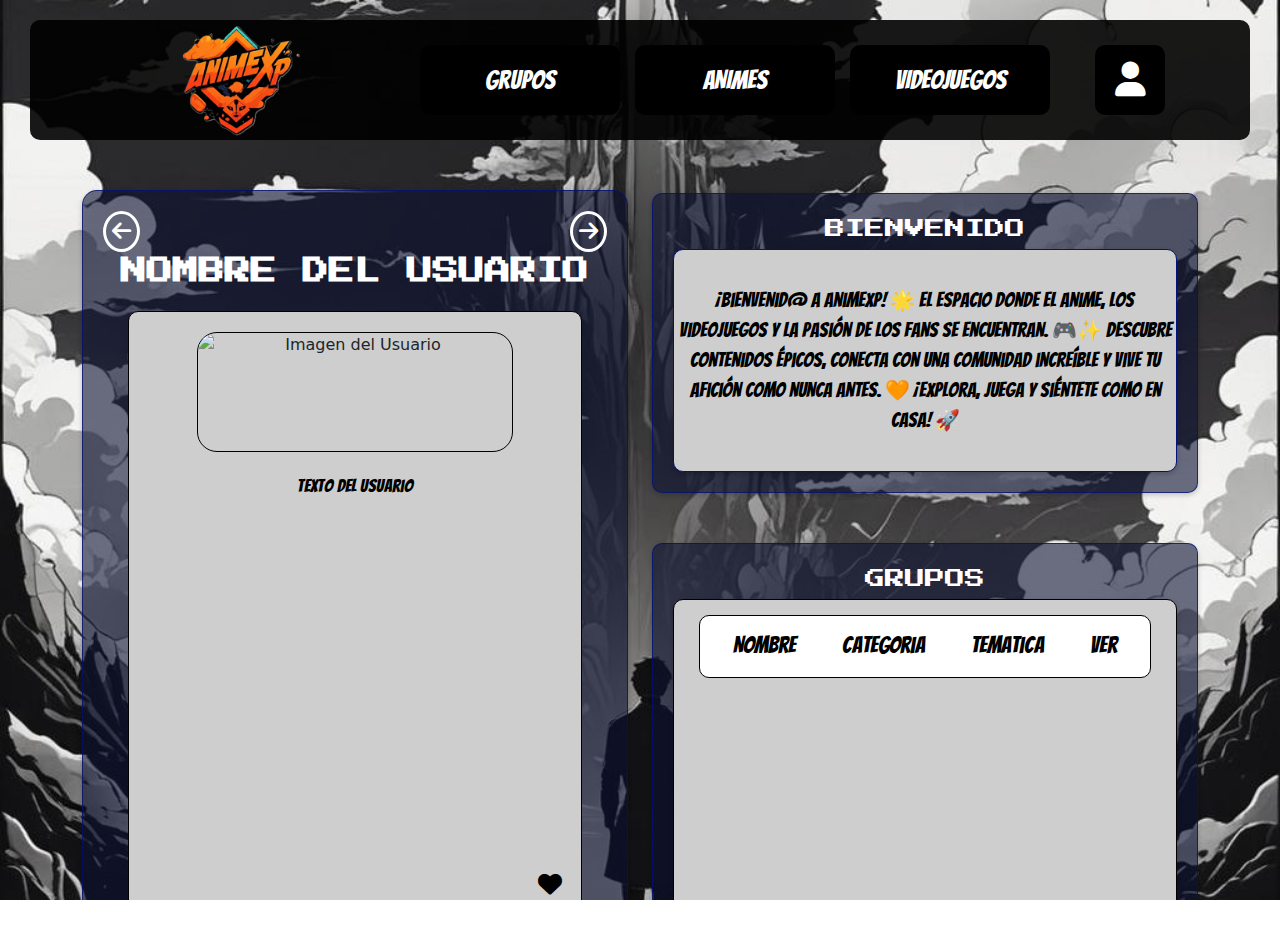
<file: index.html>
<!DOCTYPE html>
<html lang="es">
  <head>
    <meta charset="UTF-8" />
    <meta name="viewport" content="width=device-width, initial-scale=1.0" />
    <title>AnimeXp</title>
    <link
      rel="shortcut icon"
      href="imagenes/Gemini_Generated_Image_3majls3majls3maj.jpg"
      type="image/x-icon"
    />
    <link rel="stylesheet" href="cssCarpeta/estilo.css" />
    <link
      href="https://cdn.jsdelivr.net/npm/bootstrap@5.3.3/dist/css/bootstrap.min.css"
      rel="stylesheet"
      integrity="sha384-QWTKZyjpPEjISv5WaRU9OFeRpok6YctnYmDr5pNlyT2bRjXh0JMhjY6hW+ALEwIH"
      crossorigin="anonymous"
    />
    <link
      href="https://cdnjs.cloudflare.com/ajax/libs/font-awesome/6.0.0-beta3/css/all.min.css"
      rel="stylesheet"
    />
    <link
      href="https://fonts.googleapis.com/css2?family=Bangers&display=swap"
      rel="stylesheet"
    />
    <link
      href="https://fonts.googleapis.com/css2?family=Press+Start+2P&display=swap"
      rel="stylesheet"
    />
    <link
      href="https://cdnjs.cloudflare.com/ajax/libs/font-awesome/6.0.0-beta3/css/all.min.css"
      rel="stylesheet"
    />
  </head>

  <body>
    <!-- Este header es para las pantallas-->
    <header class="header d-none d-md-block">
      <nav class="navegadorPrincipal">
        <div class="contenedorPrincipal">
          <div class="logo-contenedor">
            <a href="index.html">
              <img
                class="imagenLogo"
                src="imagenes/Modified_Image_Pure_Black_Background.png"
                alt="Logo de la pagina web"
                width="200px"
              />
            </a>
          </div>
          <!-- Columna de los botones (a la derecha) -->
          <div class="boton-contenedor">
            <a href="perfil.html"
              ><button class="botonNavegador botonGrupo">GRUPOS</button></a
            >
            <a href="#" class="d-xl-block d-none"
              ><button class="botonNavegador botonAnime">ANIMES</button></a
            >
            <a href="#" class="d-xl-block d-none"
              ><button class="botonNavegador botonVideojuegos">
                VIDEOJUEGOS
              </button></a
            >
            <a href="#" class="d-xl-none d-md-block d-none"
              ><button class="botonNavegador botonCategoria">
                CATEGORÍA
              </button></a
            >
            <!-- Aqui deberia de poner una condicion que si es admin coja una cosa y si no que haga la otra -->
            <a href="iniciosesion.html"
              ><button class="botonIconoIS">
                <i class="fas fa-user icono"></i></button
            ></a>
            <a href="#"
              ><button class="botonNavegador botonAdmin">ADMIN</button></a
            >
          </div>
        </div>
      </nav>
    </header>

    <!-- Este header es para la parte de moviles y tablest pequeñas-->
    <header class="header d-block d-md-none">
      <nav class="navegadorPrincipalS">
        <div class="contenedorPrincipal">
          <div class="logo-contenedor">
            <a href="index.html">
              <img
                class="imagenLogo2"
                src="imagenes/Modified_Image_Pure_Black_Background.png"
                alt="Logo de la pagina web"
                width="200px"
              />
            </a>
          </div>

          <!-- MENU-->
          <div class="boton-contenedor2">
            <button class="botonNavegador2 d-block d-md-none" id="menuToggle">
              <i class="fa-solid fa-bars"></i>
            </button>
            <div class="menu-desplegable" id="menuOpciones">
              <a href="#">GRUPOS</a>
              <a href="#">CATEGORÍA</a>
              <!--AQUI DEBERIA DE PONER LA CONDICION EN LA CUAL SI SE INICIA SESION PONDRA PERFIL USUARIO O PERFIL ADMINISTRADOR-->
              <a href="iniciosesion.html">INICIAR SESION</a>
            </div>
          </div>
        </div>
      </nav>
    </header>

    <!-- Aqui comienza la parte Main-->
    <main class="contenedorMain">
      <!-- Parte PC -->
      <div class="container d-none d-xl-block">
        <div class="row">
          <div class="col">
            <div class="contenedor-carrusel">
              <div class="botones">
                <button onclick="usuarioAnterior()" class="boton1">
                  <i class="fas fa-arrow-left"></i>
                </button>
                <button onclick="usuarioSiguiente()" class="boton2">
                  <i class="fas fa-arrow-right"></i>
                </button>
              </div>
              <div id="contenido-carrusel">
                <div class="titulo-usuario" id="titulo-usuario">
                  Nombre del Usuario
                </div>
                <div class="contenedorTextoEImagen">
                  <img
                    alt="Imagen del Usuario"
                    class="imagen-usuario"
                    id="imagen-usuario"
                  />
                  <div class="texto-usuario" id="texto-usuario">
                    Texto del usuario
                  </div>
                  <div class="contenedorBoton">
                    <button class="corazonBoton" type="button">
                      <i class="fas fa-heart"></i>
                    </button>
                  </div>
                </div>
              </div>
            </div>
          </div>
          <div class="col parteDerechaMain">
            <div class="row">
              <div class="col-12">
                <div class="zonaBienvenida">
                  <div class="tituloBienvenida">Bienvenido</div>
                  <div class="contenedorTextoBienvenida">
                    ¡Bienvenid@ a AnimeXP! 🌟 El espacio donde el anime, los
                    videojuegos y la pasión de los fans se encuentran. 🎮✨
                    Descubre contenidos épicos, conecta con una comunidad
                    increíble y vive tu afición como nunca antes. 🧡 ¡Explora,
                    juega y siéntete como en casa! 🚀
                  </div>
                </div>
              </div>
              <div class="col-12">
                <div class="zonaGruposMain">
                  <div class="tituloBienvenida">GRUPOS</div>
                  <div class="contenedorGrupos">
                    <div class="trozoGrupo">
                      <div class="NombreGrupo">Nombre</div>
                      <div class="categoriaGrupo">Categoria</div>
                      <div class="tematicaGrupo">Tematica</div>
                      <div><a href="#" class="verGrupo">Ver</a></div>
                    </div>
                  </div>
                </div>
              </div>
            </div>
          </div>
        </div>
      </div>
      <!-- Parte tablet y portatiles -->
      <div class="container d-none d-md-block d-xl-none">
        <div class="row rowTablet">
          <div class="col-12">
            <div class="zonaBienvenida">
              <div class="tituloBienvenida">Bienvenido</div>
              <div class="contenedorTextoBienvenida">
                ¡Bienvenid@ a AnimeXP! 🌟 El espacio donde el anime, los
                videojuegos y la pasión de los fans se encuentran. 🎮✨ Descubre
                contenidos épicos, conecta con una comunidad increíble y vive tu
                afición como nunca antes. 🧡 ¡Explora, juega y siéntete como en
                casa! 🚀
              </div>
            </div>
          </div>
          <div class="col-12">
            <div class="row">
              <div class="col">
                <div class="contenedor-carrusel2">
                  <div class="botones">
                    <button onclick="usuarioAnterior2()" class="boton1">
                      <i class="fas fa-arrow-left"></i>
                    </button>
                    <button onclick="usuarioSiguiente2()" class="boton2">
                      <i class="fas fa-arrow-right"></i>
                    </button>
                  </div>
                  <div class="contenido-carrusel2">
                    <div class="titulo-usuario2">Nombre del Usuario</div>
                    <div class="contenedorTextoEImagen2">
                      <img
                        alt="Imagen del Usuario"
                        class="imagen-usuario2"
                      />
                      <div class="texto-usuario2">Texto del usuario</div>
                      <div class="contenedorBoton">
                        <button class="corazonBoton2" type="button">
                          <i class="fas fa-heart"></i>
                        </button>
                      </div>
                    </div>
                  </div>
                </div>
              </div>

              <div class="col">
                <div class="zonaGruposMain2 d-md-none d-lg-block">
                  <div class="tituloBienvenida">GRUPOS</div>
                  <div class="contenedorGrupos">
                    <div class="trozoGrupo">
                      <div class="NombreGrupo">Nombre</div>
                      <div class="categoriaGrupo">Categoría</div>
                      <div class="tematicaGrupo">Temática</div>
                      <div><a href="#" class="verGrupo">Ver</a></div>
                    </div>
                  </div>
                </div>
                <div class="zonaGruposMain2 d-lg-none">
                  <div class="tituloBienvenida">GRUPOS</div>
                  <div class="contenedorGrupos">
                    <div class="trozoGrupo">
                      <div class="NombreGrupo">Nombre</div>
                      <div class="tematicaGrupo">Temática</div>
                      <div><a href="#" class="verGrupo">Ver</a></div>
                    </div>
                  </div>
                </div>
              </div>
            </div>
          </div>
        </div>
      </div>
      <!-- Parte Movil -->
      <div class="container d-block d-md-none">
        <div class="row rowMovil">
          <div class="col-12">
            <div class="zonaBienvenida">
              <div class="tituloBienvenida">Bienvenido</div>
              <div class="contenedorTextoBienvenida">
                ¡Bienvenid@ a AnimeXP! 🌟 El espacio donde el anime, los
                videojuegos y la pasión de los fans se encuentran. 🎮✨ Descubre
                contenidos épicos, conecta con una comunidad increíble y vive tu
                afición como nunca antes. 🧡 ¡Explora, juega y siéntete como en
                casa! 🚀
              </div>
            </div>
          </div>
          <div class="col-12">
            <div class="contenedor-carrusel3">
              <div class="botones">
                <button onclick="usuarioAnterior3()" class="boton1">
                  <i class="fas fa-arrow-left"></i>
                </button>
                <button onclick="usuarioSiguiente3()" class="boton2">
                  <i class="fas fa-arrow-right"></i>
                </button>
              </div>
              <div class="contenido-carrusel3">
                <div class="titulo-usuario3">Nombre del Usuario</div>
                <div class="contenedorTextoEImagen3">
                  <img
                    alt="Imagen del Usuario"
                    class="imagen-usuario3"
                  />
                  <div class="texto-usuario3">Texto del usuario</div>
                  <div class="contenedorBoton">
                    <button class="corazonBoton3" type="button">
                      <i class="fas fa-heart"></i>
                    </button>
                  </div>
                </div>
              </div>
            </div>
          </div>
          <div class="col-12">
            <div class="zonaGruposMain2">
              <div class="tituloBienvenida">GRUPOS</div>
              <div class="contenedorGrupos">
                <div class="trozoGrupo">
                  <div class="NombreGrupo">Nombre</div>
                  <div class="tematicaGrupo">Temática</div>
                  <div><a href="#" class="verGrupo">Ver</a></div>
                </div>
              </div>
            </div>
          </div>
        </div>
      </div>
    </main>

    <script src="javaScript.js"></script>
    <script
      src="https://cdn.jsdelivr.net/npm/bootstrap@5.3.3/dist/js/bootstrap.bundle.min.js"
      integrity="sha384-YvpcrYf0tY3lHB60NNkmXc5s9fDVZLESaAA55NDzOxhy9GkcIdslK1eN7N6jIeHz"
      crossorigin="anonymous"
    ></script>
  </body>
</html>
</file>
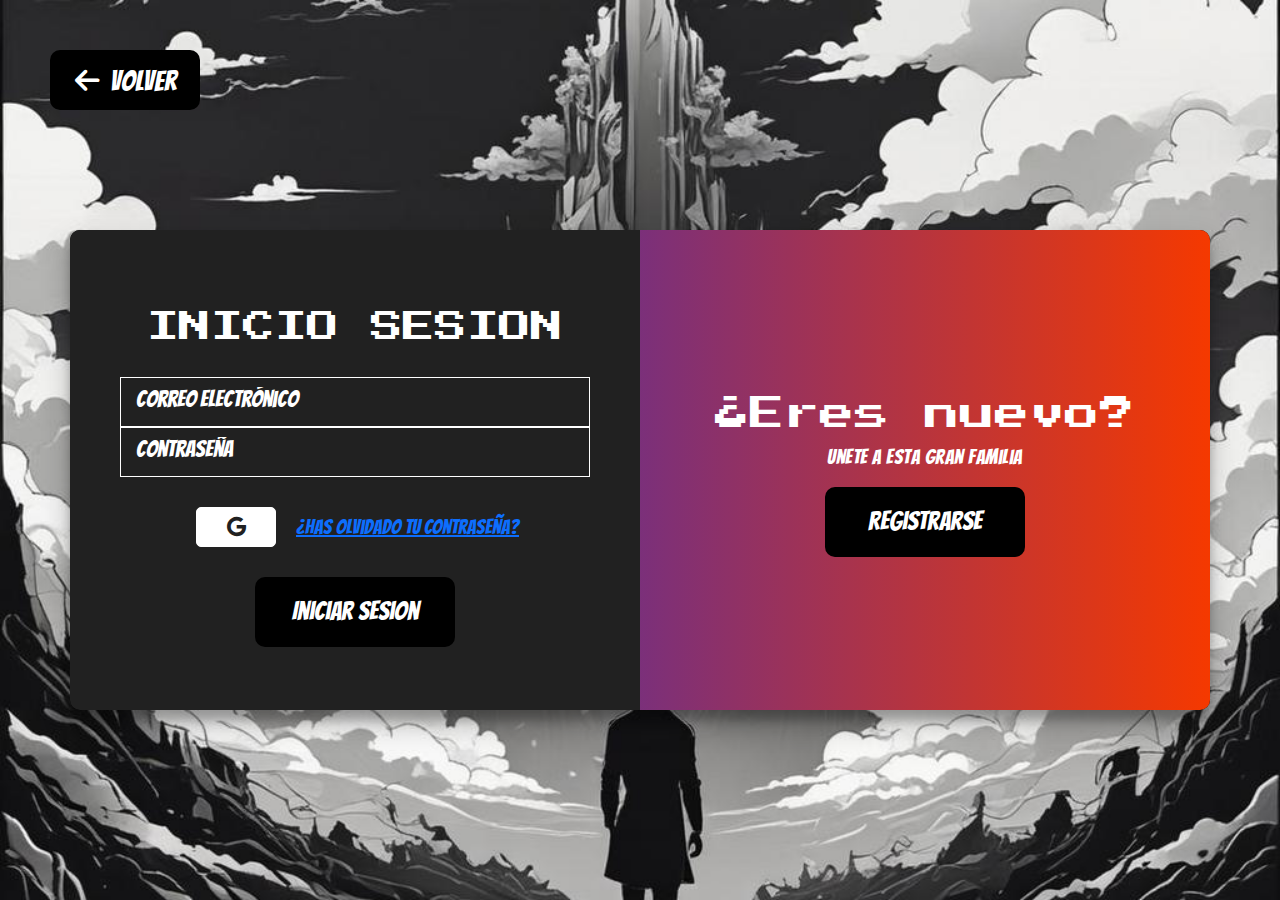
<file: iniciosesion.html>
<!DOCTYPE html>
<html lang="en">
  <head>
    <meta charset="UTF-8" />
    <meta name="viewport" content="width=device-width, initial-scale=1.0" />
    <title>AnimeXp</title>
    <link
      rel="shortcut icon"
      href="imagenes/Gemini_Generated_Image_3majls3majls3maj.jpg"
      type="image/x-icon"
    />
    <link rel="stylesheet" href="cssCarpeta/estilo.css" />
    <link rel="stylesheet" href="cssCarpeta/estiloiniciosesion.css" />
    <link
      href="https://cdn.jsdelivr.net/npm/bootstrap@5.3.3/dist/css/bootstrap.min.css"
      rel="stylesheet"
      integrity="sha384-QWTKZyjpPEjISv5WaRU9OFeRpok6YctnYmDr5pNlyT2bRjXh0JMhjY6hW+ALEwIH"
      crossorigin="anonymous"
    />
    <link
      href="https://fonts.googleapis.com/css2?family=Bangers&display=swap"
      rel="stylesheet"
    />
    <link
      href="https://fonts.googleapis.com/css2?family=Press+Start+2P&display=swap"
      rel="stylesheet"
    />
    <link
      href="https://cdnjs.cloudflare.com/ajax/libs/font-awesome/6.0.0-beta3/css/all.min.css"
      rel="stylesheet"
    />
  </head>
  <body>
    <!-- Header completo -->
    <header>
      <div class="d-none d-md-block">
        <a href="index.html"
          ><button class="botonNavegador botonVolvermd">
            <i class="fas fa-arrow-left"></i> Volver
          </button></a
        >
      </div>
      <div class="d-block d-md-none">
        <a href="index.html"
          ><button class="botonNavegador botonVolversm">
            <i class="fas fa-arrow-left"></i> Volver
          </button></a
        >
      </div>
    </header>
    <!-- Main completo -->
    <main class="contenedorMain">
      <div class="d-none d-md-block zonaCompleta">
        <div class="container" id="container">
          <div class="formularioContenedor sign-up-container">
            <form action="#">
              <h2 class="registroTitulo">Registrarse</h2>
              <input type="text" placeholder="Nombre" />
              <input type="text" placeholder="Alias" />
              <input type="email" placeholder="Correo electrónico" />
              <input type="password" placeholder="Contraseña" />
              <input type="password" placeholder="Repetir contraseña" />
              <div class="debajoDeLosInputs">
                <div class="social-contenedor2">
                  <a href="#" class="social"
                    ><i class="fab fa-google-plus-g"></i
                  ></a>
                </div>
                <button class="botonNavegador botonRegistro">
                  Registrarse
                </button>
              </div>
            </form>
          </div>

          <div class="formularioContenedor sign-in-container">
            <form action="#">
              <h2 class="inicioSesionTitulo">Inicio sesion</h2>
              <input type="email" placeholder="Correo electrónico" />
              <input type="password" placeholder="Contraseña" />
              <div class="debajoDeLosInputs">
                <div class="social-contenedor">
                  <a href="#" class="social"><i class="fab fa-google"></i></a>
                </div>
                <a href="#">¿Has olvidado tu contraseña?</a>
              </div>
              <button class="botonNavegador">Iniciar Sesion</button>
            </form>
          </div>

          <div class="overlay-container">
            <div class="overlay">
              <div class="overlay-panel overlay-left">
                <h2 class="titulo">Bienvenido</h2>
                <p>Inicia sesión con tu cuenta</p>
                <button class="botonNavegador" id="signIn">
                  Iniciar sesion
                </button>
              </div>
              <div class="overlay-panel overlay-right">
                <h2 class="titulo">¿Eres nuevo?</h2>
                <p>Unete a esta gran familia</p>
                <button class="botonNavegador" id="signUp">Registrarse</button>
              </div>
            </div>
          </div>
        </div>
      </div>

      <div class="d-block d-md-none contenedorIsMV">
        <div class="form-container capacidadMinima" id="formContainer">
          <div class="form-inner">
            <!-- Formulario Frontal -->
            <form action="#" class="form formsm">
              <h2 class="inicioSesionTitulo1">Inicio sesion</h2>
              <input type="email" placeholder="C o r r e o  e l e c t r ó n i c o" />
              <input type="password" placeholder="C o n t r a s e ñ a" />
              <div class="debajoDeLosInputs1">
                <div class="social-contenedor">
                  <a href="#" class="social1"><i class="fab fa-google"></i></a>
                </div>
                <a href="#" class="olvidoContra"
                  >¿Has olvidado tu contraseña?</a
                >
              </div>
              <button class="botonNavegador botonIS1">Iniciar Sesion</button>
              <button
                type="button"
                onclick="flipForm()"
                class="botonFlip botonNavegador"
              >
                Registrase
              </button>
            </form>
            <!-- Formulario Trasero -->
            <form action="#" class="form1 form-back formsm">
              <h2 class="registroTitulo1">Registrarse</h2>
              <input type="text" placeholder="N o m b r e  c o m p l e t o" />
              <input type="text" placeholder="A l i a s" />
              <input type="email" placeholder="C o r r e o  e l e c t r ó n i c o" />
              <input type="password" placeholder="C o n t r a s e ñ a" />
              <input type="password" placeholder="R e p e t i r  c o n t r a s e ñ a" />
              <div class="social-contenedor3">
                <a href="#" class="social"
                  ><i class="fab fa-google-plus-g"></i
                ></a>
              </div>
              <div class="debajoDeLosInputs2">
                <button class="botonNavegador botonRegistro">
                  Registrarse
                </button>
                <button
                  type="button"
                  onclick="flipForm()"
                  class="botonFlip botonNavegador botonIS1"
                >
                  inicio Sesion
                </button>
              </div>
            </form>
          </div>
        </div>
      </div>
    </main>
    <script src="javascriptiniciosesion.js"></script>
    <script
      src="https://cdn.jsdelivr.net/npm/bootstrap@5.3.3/dist/js/bootstrap.bundle.min.js"
      integrity="sha384-YvpcrYf0tY3lHB60NNkmXc5s9fDVZLESaAA55NDzOxhy9GkcIdslK1eN7N6jIeHz"
      crossorigin="anonymous"
    ></script>
  </body>
</html>
</file>
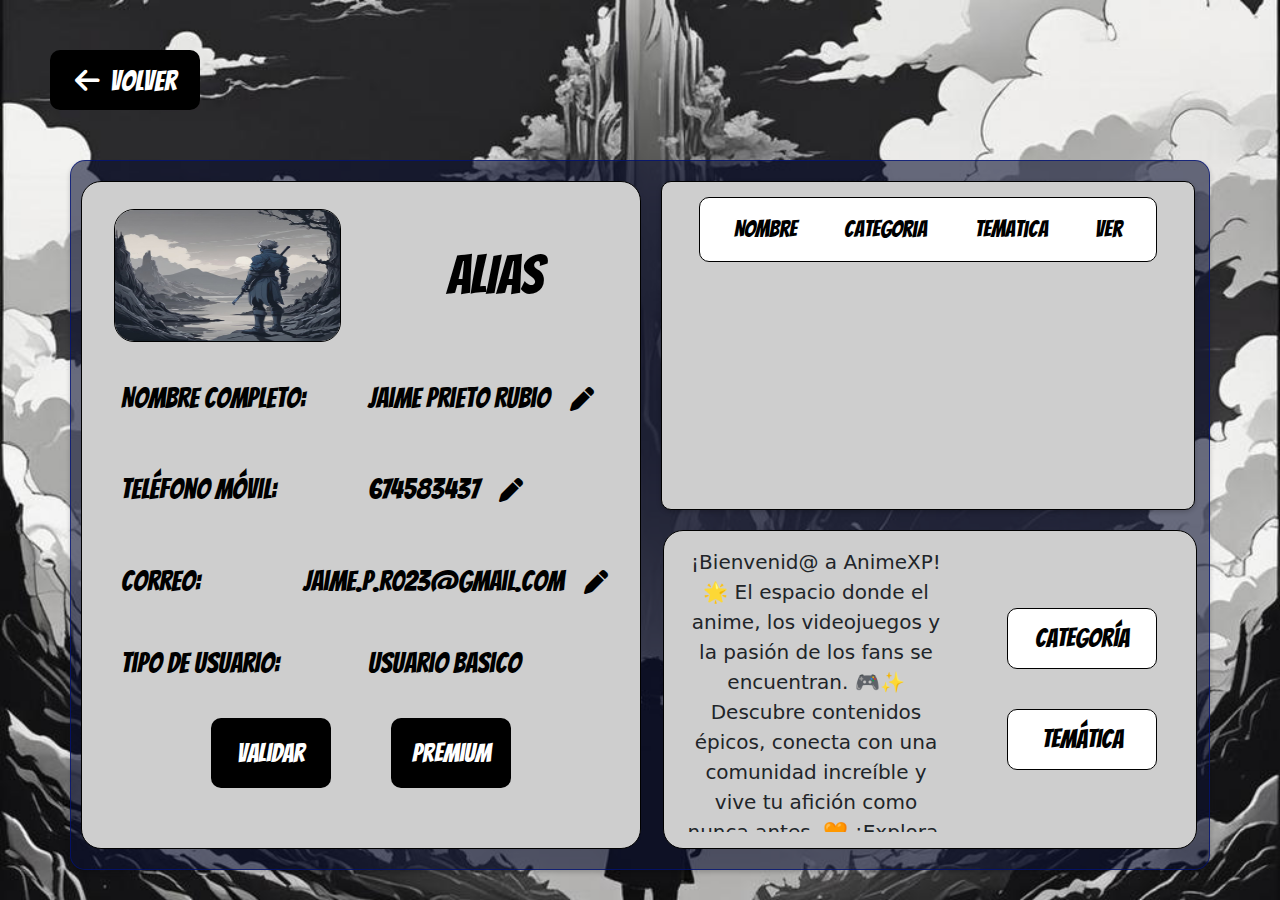
<file: perfil.html>
<!DOCTYPE html>
<html lang="en">
  <head>
    <meta charset="UTF-8" />
    <meta name="viewport" content="width=device-width, initial-scale=1.0" />
    <title>Animexp</title>

    <link
      rel="shortcut icon"
      href="imagenes/Gemini_Generated_Image_3majls3majls3maj.jpg"
      type="image/x-icon"
    />
    <link rel="stylesheet" href="cssCarpeta/estilo.css" />
    <link rel="stylesheet" href="cssCarpeta/estiloiniciosesion.css" />
    <link rel="stylesheet" href="cssCarpeta/estiloPerfil.css" />
    <link
      href="https://cdn.jsdelivr.net/npm/bootstrap@5.3.3/dist/css/bootstrap.min.css"
      rel="stylesheet"
      integrity="sha384-QWTKZyjpPEjISv5WaRU9OFeRpok6YctnYmDr5pNlyT2bRjXh0JMhjY6hW+ALEwIH"
      crossorigin="anonymous"
    />
    <link
      href="https://fonts.googleapis.com/css2?family=Bangers&display=swap"
      rel="stylesheet"
    />
    <link
      href="https://fonts.googleapis.com/css2?family=Press+Start+2P&display=swap"
      rel="stylesheet"
    />
    <link
      href="https://cdnjs.cloudflare.com/ajax/libs/font-awesome/6.0.0-beta3/css/all.min.css"
      rel="stylesheet"
    />
    <link
      rel="stylesheet"
      href="https://cdnjs.cloudflare.com/ajax/libs/font-awesome/6.4.2/css/all.min.css"
    />
  </head>

  <body>
    <!-- Header completo -->
    <header>
      <div class="d-none d-md-block">
        <a href="index.html"
          ><button class="botonNavegador botonVolvermd">
            <i class="fas fa-arrow-left"></i> Volver
          </button></a
        >
      </div>
      <div class="d-block d-md-none">
        <a href="index.html"
          ><button class="botonNavegador botonVolversm">
            <i class="fas fa-arrow-left"></i> Volver
          </button></a
        >
      </div>
    </header>

    <main class="contenedorMainPerfil">
        <!--PArte de PC-->
      <div class="container contenedorPrincipalPerfil d-none d-lg-block">
        <div class="row columnaPrincipal">
          <div class="col contenedorInfoPerfil">
            <div class="encabezado">
              <!--Si esta sin imagen un imput para insertar una imagen-->
              <div class="divImagenPerfil">
                <img
                  src="imagenes/artbreeder-image-2024-12-14T13_53_57.670Z.jpeg"
                  alt="Foto Perfil del usuario"
                  class="imagenUsuPerfil"
                />
              </div>
              <div class="divAliasPerfil">
                <h1 class="aliasPerfil">ALIAS</h1>
              </div>
            </div>
            <div class="ContenedorDatosPerfil">
              <h3 class="DatosPerfil">Nombre Completo:</h3>
              <h3 class="DatosPerfilInfo">
                Jaime Prieto Rubio
                <button class="botonModificador">
                  <i class="fa-solid fa-pen"></i>
                </button>
              </h3>
            </div>
            <div class="ContenedorDatosPerfil">
              <h3 class="DatosPerfil">Teléfono Móvil:</h3>
              <h3 class="DatosPerfilInfo">
                674583437
                <button class="botonModificador">
                  <i class="fa-solid fa-pen"></i>
                </button>
              </h3>
            </div>
            <div class="ContenedorDatosPerfil">
              <h3 class="DatosPerfil">Correo:</h3>
              <h3 class="DatosPerfilInfo">
                Jaime.p.r023@gmail.com
                <button class="botonModificador">
                  <i class="fa-solid fa-pen"></i>
                </button>
              </h3>
            </div>
            <div class="ContenedorDatosPerfil">
              <h3 class="DatosPerfil">Tipo de Usuario:</h3>
              <h3 class="DatosPerfilInfo">Usuario Basico</h3>
            </div>
            <div class="ContenedorDatosPerfil">
              <button class="ValidarUsuario botonNavegador">Validar</button
              ><button class="hacersePremiumBoton botonNavegador">Premium</button>
            </div>
          </div>
          <div class="col">
            <div class="row contenedorDosPerfil">
              <div class="col contenedorInfoPerfilDerecho contenedorGruposB">
                <!--Aqui en la parte admin se debera poner los usuario y grupos que se deban de poder modificar o eliminar-->
                      <div class="trozoGrupo">
                        <div class="NombreGrupoP">Nombre</div>
                        <div class="categoriaGrupoP">Categoria</div>
                        <div class="tematicaGrupoP d-xl-block d-none">Tematica</div>
                        <div><a href="#" class="verGrupoP">Ver</a></div>
                      </div>
                  </div>
              </div>
              <div class="col contenedorInfoPerfilDerechoB">
                <div class="contenidoMensaje"><div class="contenidoMensaje2">¡Bienvenid@ a AnimeXP! 🌟 El espacio donde el anime, los
                    videojuegos y la pasión de los fans se encuentran. 🎮✨
                    Descubre contenidos épicos, conecta con una comunidad
                    increíble y vive tu afición como nunca antes. 🧡 ¡Explora,
                    juega y siéntete como en casa! 🚀</div></div>
                <div class="tiposMensaje">
                    <button>Categoría</button><button>Temática</button>
                </div>
              </div>
            </div>
          </div>
        </div>
      </div>

      <!--PArte de movil mini tablet-->
      <div class="container contenedorPrincipalPerfil d-block d-lg-none">
        <div class="row columnaPrincipal">
            <div class="col contenedorInfoPerfil">
                <div class="encabezado">
                  <!--Si esta sin imagen un imput para insertar una imagen-->
                  <div class="divImagenPerfil">
                    <img
                      src="imagenes/artbreeder-image-2024-12-14T13_53_57.670Z.jpeg"
                      alt="Foto Perfil del usuario"
                      class="imagenUsuPerfil"
                    />
                  </div>
                  <div class="divAliasPerfil">
                    <h1 class="aliasPerfil">ALIAS</h1>
                  </div>
                </div>
                <div class="ContenedorDatosPerfil">
                  <h3 class="DatosPerfil">Nombre Completo:</h3>
                  <h3 class="DatosPerfilInfo">
                    Jaime Prieto Rubio
                    <button class="botonModificador">
                      <i class="fa-solid fa-pen"></i>
                    </button>
                  </h3>
                </div>
                <div class="ContenedorDatosPerfil">
                  <h3 class="DatosPerfil">Teléfono Móvil:</h3>
                  <h3 class="DatosPerfilInfo">
                    674583437
                    <button class="botonModificador">
                      <i class="fa-solid fa-pen"></i>
                    </button>
                  </h3>
                </div>
                <div class="ContenedorDatosPerfil">
                  <h3 class="DatosPerfil">Correo:</h3>
                  <h3 class="DatosPerfilInfo">
                    Jaime.p.r023@gmail.com
                    <button class="botonModificador">
                      <i class="fa-solid fa-pen"></i>
                    </button>
                  </h3>
                </div>
                <div class="ContenedorDatosPerfil">
                  <h3 class="DatosPerfil">Tipo de Usuario:</h3>
                  <h3 class="DatosPerfilInfo">Usuario Basico</h3>
                </div>
                <div class="ContenedorDatosPerfil">
                  <button class="ValidarUsuario botonNavegador">Validar</button
                  ><button class="hacersePremiumBoton botonNavegador">Premium</button>
                </div>
              </div>
              <div class="row columnaPrincipalB">
                <div class="col contenedorInfoPerfilDerecho contenedorGruposB">
                    <!--Aqui en la parte admin se debera poner los usuario y grupos que se deban de poder modificar o eliminar-->
                          <div class="trozoGrupo">
                            <div class="NombreGrupoP">Nombre</div>
                            <div class="categoriaGrupoP">Categoria</div>
                            <div class="tematicaGrupoP d-xl-block d-none">Tematica</div>
                            <div><a href="#" class="verGrupoP">Ver</a></div>
                          </div>
                      </div>
                      <div class="col contenedorInfoPerfilDerechoB">
                        <div class="contenidoMensaje"><div class="contenidoMensaje2">¡Bienvenid@ a AnimeXP! 🌟 El espacio donde el anime, los
                            videojuegos y la pasión de los fans se encuentran. 🎮✨
                            Descubre contenidos épicos, conecta con una comunidad
                            increíble y vive tu afición como nunca antes. 🧡 ¡Explora,
                            juega y siéntete como en casa! 🚀</div></div>
                        <div class="tiposMensaje">
                            <button>Categoría</button><button>Temática</button>
                        </div>
                      </div>
                  </div>
              </div>
      </div>
    </main>
  </body>
</html>
</file>
<file: cssCarpeta/estilo.css>
body,
html {
  width: 100%;
  height: 100%;
  overflow-x: hidden;
}

body {
  display: block;
  justify-content: center;
  background: url(../imagenes/artbreeder-image-2024-12-14T13_41_59.055Z.jpeg)
    no-repeat top left/cover;
  background-position: center;
}

/*Navegador completo*/
.header {
  display: flex;
  justify-content: center;
  width: 100%;
}
a {
  text-decoration: none;
}
.contenedorPrincipal {
  width: 100%;
  display: flex;
  justify-content: center;
  align-items: center;
  padding-right: 20px;
  padding-left: 10px;
}

.navegadorPrincipal {
  background-color: rgb(0, 0, 0, 0.9);
  display: flex;
  justify-content: center;
  align-items: center;
  flex: 1;
  height: 120px;
  border-radius: 10px;
  margin-top: 20px;
  margin-left: 30px;
  margin-right: 30px;
}
.navegadorPrincipalS {
  background-color: rgb(0, 0, 0, 0.9);
  display: flex;
  justify-content: center;
  align-items: center;
  flex: 1;
  height: 120px;
  border-radius: 10px;
  margin-top: 20px;
  margin-left: 30px;
  margin-right: 30px;
}

.logo-contenedor {
  display: flex;
  justify-content: center;
  align-items: center;
  flex: 1;
}

.imagenLogo {
  max-width: 100%;
  height: auto;
  min-width: 200px;
  margin-left: 20px;
  left: 0;
}

.imagenLogo2 {
  max-width: 100%;
  height: auto;
  min-width: 100px;
  margin-left: 20px;
  left: 0;
}

.boton-contenedor {
  display: flex;
  gap: 15px;
  justify-content: flex-end;
  align-items: center;
  flex: 1;
  margin-right: 40px;
}

.boton-contenedor2 {
  display: flex;
  gap: 15px;
  justify-content: flex-end;
  align-items: center;
  flex: 1;
  margin-right: 40px;
  position: relative;
}

.botonNavegador {
  font-family: "Bangers", sans-serif;
  width: 200px;
  height: 70px;
  border-radius: 10px;
  background-color: black;
  color: white;
  border: none;
  cursor: pointer;
  font-size: 26px;
  transition: box-shadow 0.5s ease;
}

.botonNavegador:hover {
  box-shadow: 5px 5px 15px rgb(255, 103, 15), -5px -5px 15px rgb(255, 103, 15);
}

.botonNavegador2 {
  font-family: "Bangers", sans-serif;
  width: clamp(100px, 15vw, 150px);
  height: 70px;
  border-radius: 10px;
  background-color: black;
  color: white;
  border: none;
  cursor: pointer;
  font-size: 26px;
  transition: box-shadow 0.5s ease;
}

.botonNavegador2:hover {
  box-shadow: 5px 5px 15px rgb(255, 103, 15), -5px -5px 15px rgb(255, 103, 15);
}

/* Boton de administrador */
.botonAdmin {
  display: none;
}

.botonIconoIS {
  width: 70px;
  height: 70px;
  border-radius: 10px;
  background-color: black;
  color: white;
  border: none;
  cursor: pointer;
  font-size: 20px;
  transition: box-shadow 0.5s ease;
  margin-left: 30px;
  margin-right: 10px;
}

.icono {
  font-size: 35px;
}

.botonIconoIS:hover {
  box-shadow: 5px 5px 15px rgb(255, 103, 15), -5px -5px 15px rgb(255, 103, 15);
}

.menu-desplegable {
  display: none;
  position: absolute;
  top: calc(100% + 10px);
  transform: translateX(13%);
  width: clamp(150px, 0.1%, 200px);
  background-color: #000;
  border-radius: 10px;
  box-shadow: 0px 8px 16px rgba(0, 0, 0, 0.2);
  z-index: 1000;
}

/* Opciones del menú */
.menu-desplegable a {
  display: block;
  padding: 10px; /* Espaciado interno */
  color: white;
  text-decoration: none;
  font-family: "Bangers", sans-serif;
  font-size: 18px;
  text-align: center; /* Centrar texto */
  transition: background-color 0.3s ease;
}

/* Efecto hover en las opciones */
.menu-desplegable a:hover {
  box-shadow: 5px 5px 15px rgb(255, 103, 15), -5px -5px 15px rgb(255, 103, 15);
}

/* Ajuste para pantallas pequeñas */
@media (max-width: 767px) {
  .navegadorPrincipal {
    flex-direction: column;
    height: auto;
    margin-top: 10px;
  }

  .boton-contenedor {
    flex-direction: column;
    align-items: center;
    margin-top: 20px;
  }
}

/* Aqui empieza la parte main */
/* PC */
.contenedorMain {
  width: 100%;
  padding-bottom: 10px;
}

.contenedor-carrusel {
  width: 100%;
  height: 750px;
  margin-top: 50px;
  border: 1px solid #01137ac2;
  background-color: rgba(11, 17, 49, 0.6);
  border-radius: 15px;
  box-shadow: 0 2px 5px rgba(0, 0, 0, 0.2);
  padding: 20px;
  text-align: center;
}
.botones {
  display: flex;
  justify-content: space-between;
  margin-bottom: 20px;
}
.botones button {
  background-color: transparent;
  color: white;
  border: 3px solid white;
  border-radius: 100%;
  cursor: pointer;
  font-size: 22px;
  margin-bottom: -20px;
  transition: box-shadow 0.5s ease;
}

.boton1:hover {
  box-shadow: 0.5px 0.5px 10px white, -0.5px -0.5px 10px white;
}

.boton2:hover {
  box-shadow: 0.5px 0.5px 10px white, -0.5px -0.5px 10px white;
}
#contenido-carrusel {
  display: flex;
  justify-content: center;
  align-items: center;
  flex-direction: column;
}
.titulo-usuario {
  font-size: 26px;
  font-weight: bold;
  margin-bottom: 20px;
  color: white;
  font-family: "Press Start 2P", cursive;
  text-transform: uppercase;
}
.contenedorTextoEImagen {
  width: 90%;
  height: 600px;
  background-color: rgb(206, 206, 206);
  border: 1.5px solid black;
  border-radius: 10px;
  display: flex;
  flex-direction: column;
  align-items: center; /* Alinea los elementos verticalmente al centro */
  justify-content: space-between;
}
.imagen-usuario {
  border: 1.5px solid black;
  width: 70%;
  min-height: 120px;
  max-height: 30%;
  border-radius: 20px;
  margin: 20px 0px 20px;
  object-fit: cover;
}
.texto-usuario {
  width: 100%;
    height: 100%;
    font-size: 2vh;
    font-family: "Bangers", sans-serif;
    color: black;
    word-wrap: break-word;
    flex-grow: 1;
    padding: 0px 5px 0px;
    justify-content: center;
    display: flex;
    align-items: flex-start;
    overflow-y: auto;
    overflow-x: hidden;
}

.contenedorBoton {
  width: 100%;
  display: flex;
  justify-content: flex-end; /* Coloca el botón al final del contenedor */
  align-items: end;
  transform: translateX(-2%);
}

.corazonBoton {
  background-color: transparent;
  border: none;
  padding: 10px;
  cursor: pointer;
  transition: background-color 0.3s, color 0.3s;
  transform-origin: center;
}

.corazonBoton.clicado {
  color: rgb(255, 103, 15);
  animation: bombeo 2s ease infinite;
}

.corazonBoton i {
  font-size: 24px;
}

@keyframes bombeo {
  0% {
    transform: scale(1);
  }
  50% {
    transform: scale(1.2);
  }
  100% {
    transform: scale(1);
  }
}
/* LA derecha de la pagina */
.parteDerechaMain {
  display: flex;
  flex-direction: column;
  justify-content: center;
  align-items: center;
  width: 150%;
}

.zonaBienvenida {
  width: 100%;
  height: 300px;
  margin-top: 50px;
  border: 1px solid #01137ac2;
  background-color: rgba(11, 17, 49, 0.6);
  border-radius: 10px;
  box-shadow: 0 2px 5px rgba(0, 0, 0, 0.2);
  padding: 20px;
  text-align: center;
  display: flex;
  flex-direction: column;
  align-items: center;
  justify-content: center;
}

.zonaGruposMain {
  width: 100%;
  height: 395px;
  margin-top: 50px;
  border: 1px solid #01137ac2;
  background-color: rgba(11, 17, 49, 0.6);
  border-radius: 10px;
  box-shadow: 0 2px 5px rgba(0, 0, 0, 0.2);
  padding: 20px;
  text-align: center;
}

.tituloBienvenida {
  height: 10px;
  font-size: 20px;
  font-family: "Press Start 2P";
  color: white;
  text-transform: uppercase;
  margin-bottom: -25px;
}

.contenedorTextoBienvenida {
  width: 100%;
  height: 100%;
  margin-top: 50px;
  border: 1px solid #01137a;
  background-color: rgb(206, 206, 206);
  border-radius: 10px;
  box-shadow: 0 2px 5px rgba(0, 0, 0, 0.2);
  text-align: center;
  color: black;
  font-family: "Bangers", sans-serif;
  font-size: 20px;
  word-wrap: break-word;
  flex-grow: 1;
  display: flex;
  justify-content: center;
  align-items: center;
}

.contenedorGrupos {
  width: 100%;
  height: 90%;
  margin-top: 50px;
  border: 1px solid black;
  background-color: rgb(206, 206, 206);
  border-radius: 10px;
  box-shadow: 0 2px 5px rgba(0, 0, 0, 0.2);
  text-align: center;
  font-family: "Bangers", sans-serif;
  font-size: 2.5vh;
  word-wrap: break-word;
  display: flex;
  flex-direction: column;
  align-items: center;
  overflow-y: auto;
  overflow-x: hidden;
}

.trozoGrupo {
  padding: 10px;
  margin-top: 15px;
  margin-bottom: 15px;
  background-color: white;
  display: flex;
  justify-content: space-around;
  align-items: center;
  flex: 1;
  color: black;
  font-family: "Bangers", sans-serif;
  width: 90%;
  max-height: 20%;
  border: 1px solid black;
  border-radius: 10px;
}

.verGrupo {
  text-decoration: none;
  color: black;
}

.verGrupo:hover {
  color: rgb(255, 103, 15);
}

/* TABLETS Y PORTATILES */
.rowTablet {
  display: flex;
  flex-direction: column;
  justify-content: center;
  align-items: center;
}

.zonaGruposMain2 {
  width: 100%;
  height: 600px;
  margin-top: 50px;
  border: 1px solid #01137ac2;
  background-color: rgba(11, 17, 49, 0.6);
  border-radius: 10px;
  box-shadow: 0 2px 5px rgba(0, 0, 0, 0.2);
  padding: 20px;
  text-align: center;
}

.contenido-carrusel2 {
  height: 90%;
  display: flex;
  justify-content: center;
  align-items: center;
  flex-direction: column;
}

.contenedor-carrusel2 {
  width: 100%;
  height: 600px;
  margin-top: 50px;
  border: 1px solid #01137ac2;
  background-color: rgba(11, 17, 49, 0.6);
  border-radius: 15px;
  box-shadow: 0 2px 5px rgba(0, 0, 0, 0.2);
  padding: 20px;
  text-align: center;
}

.titulo-usuario2 {
  font-size: 24px;
  margin-bottom: 15px;
  color: white;
  font-family: "Press Start 2P", cursive;
  text-transform: uppercase;
}

.imagen-usuario2 {
  border: 1.5px solid black;
  width: 70%;
  min-height: 120px;
  max-height: 30%;
  border-radius: 20px;
  margin: 20px 0px 20px;
  object-fit: cover;
}

.corazonBoton2 {
  background-color: transparent;
  border: none;
  padding: 10px;
  cursor: pointer;
  transition: background-color 0.3s, color 0.3s;
  transform-origin: center;
}

.corazonBoton2.clicado {
  color: rgb(255, 103, 15);
  animation: bombeo 2s ease infinite;
}

.corazonBoton2 i {
  font-size: 24px;
}

.texto-usuario2 {
  width: 100%;
  height: 100%;
  font-size: 2vh;
  font-family: "Bangers", sans-serif;
  color: black;
  word-wrap: break-word;
  flex-grow: 1;
  padding: 0px 5px 0px;
  justify-content: center;
  display: flex;
  align-items: flex-start;
  overflow-y: auto;
  overflow-x: hidden;
}

.contenedorTextoEImagen2 {
  width: 90%;
  height: 100%;
  background-color: rgb(206, 206, 206);
  border: 1.5px solid black;
  border-radius: 10px;
  display: flex;
  flex-direction: column;
  align-items: center;
}

/* MOVILES */
.towMovil {
  display: flex;
  flex-direction: column;
  justify-content: center;
  align-items: center;
}

.contenido-carrusel3 {
  height: 90%;
  display: flex;
  justify-content: center;
  align-items: center;
  flex-direction: column;
}

.contenedor-carrusel3 {
  width: 100%;
  height: 600px;
  margin-top: 50px;
  border: 1px solid #01137ac2;
  background-color: rgba(11, 17, 49, 0.6);
  border-radius: 15px;
  box-shadow: 0 2px 5px rgba(0, 0, 0, 0.2);
  padding: 20px;
  text-align: center;
}

.titulo-usuario3 {
  font-size: 24px;
  margin-bottom: 15px;
  color: white;
  font-family: "Press Start 2P", cursive;
  text-transform: uppercase;
}

.imagen-usuario3 {
  border: 1.5px solid black;
  width: 70%;
  min-height: 120px;
  max-height: 30%;
  border-radius: 20px;
  margin: 20px 0px 20px;
  object-fit: cover;
}

.corazonBoton3 {
  background-color: transparent;
  border: none;
  padding: 10px;
  cursor: pointer;
  transition: background-color 0.3s, color 0.3s;
  transform-origin: center;
}

.corazonBoton3.clicado {
  color: rgb(255, 103, 15);
  animation: bombeo 2s ease infinite;
}

.corazonBoton3 i {
  font-size: 24px;
}

.texto-usuario3 {
  width: 100%;
    height: 100%;
    font-size: 2vh;
    font-family: "Bangers", sans-serif;
    color: black;
    word-wrap: break-word;
    flex-grow: 1;
    padding: 0px 5px 0px;
    justify-content: center;
    display: flex;
    align-items: flex-start;
    overflow-y: auto;
    overflow-x: hidden;
}

.contenedorTextoEImagen3 {
  width: 90%;
  height: 100%;
  background-color: rgb(206, 206, 206);
  border: 1.5px solid black;
  border-radius: 10px;
  display: flex;
  flex-direction: column;
  align-items: center;
}
</file>
<file: cssCarpeta/estiloiniciosesion.css>
/* Boton de volver de md a + */
.botonVolvermd {
  margin: 50px;
  font-family: "Bangers", sans-serif;
  height: 60px;
  width: 150px;
  font-size: 28px;
}

.fa-arrow-left {
  margin-right: 5px;
}

/* Boton de volver de md a - */

.botonVolversm {
  margin: 20px;
  font-family: "Bangers", sans-serif;
  height: 50px;
  width: 130px;
  font-size: 20px;
}

/* Main */

/* de md a + */
.zonaCompleta {
  margin-top: 70px;
  width: 100%;
}

.registroTitulo,
.inicioSesionTitulo {
  color: #ffffff;
  margin: 15px 5px;
  margin-bottom: 30px;
  font-size: 2.5vw;
  font-family: "Press Start 2P", cursive;
  text-transform: uppercase;
}
.titulo {
  color: #ffffff;
  margin-top: 10px;
  font-size: 2.7vw;
  font-family: "Press Start 2P", cursive;
}

p {
  font-size: 20px;
  font-weight: 100;
  line-height: 28px;
  letter-spacing: 0.5px;
  margin: 20px 0 30px;
  font-family: "Bangers", sans-serif;
  color: #ffffff;
}

span {
  font-size: 20px;
  font-family: "Bangers", sans-serif;
  color: #ffffff;
}

a {
  color: #ffffff;
  font-size: 20px;
  text-decoration: none;
  margin: 15px 0;
  font-family: "Bangers", sans-serif;
}

button {
  font-size: 26px;
  font-family: "Bangers", sans-serif;
  cursor: pointer;
  padding: 10px 20px;
  background-color: transparent;
  border: 2px solid #ffffff;
  color: #ffffff;
  transition: background-color 0.3s, transform 0.2s;
}

button:hover {
  color: #ffffff;
}

button:active {
  transform: scale(0.95);
}

button:focus {
  outline: none;
}

form {
  background-color: #212121;
  display: flex;
  align-items: center;
  justify-content: center;
  flex-direction: column;
  padding: 0 50px;
  height: 100%;
  text-align: center;
}

input {
  background-color: transparent;
  border: 1px solid #ffffff;
  padding: 12px 15px;
  margin: 8px 0px;
  width: 100%;
  font-family: "Bangers", sans-serif;
  color: #ffffff;
  font-size: 20px; 
  
}

input::placeholder {
  font-family: "Bangers", sans-serif;
  color: white;
  font-size: 23px; /* Texto */
}

.container {
  background-color: #000000;
  border-radius: 10px;
  box-shadow: 0 14px 28px rgba(0, 0, 0, 0.25), 0 10px 10px rgba(0, 0, 0, 0.22);
  position: relative;
  overflow: hidden;
  width: 768px;
  max-width: 100%;
  min-height: 480px;
}

.formularioContenedor {
  position: absolute;
  top: 0;
  height: 100%;
  transition: all 0.6s ease-in-out;
}

.sign-in-container {
  left: 0;
  width: 50%;
  z-index: 2;
}

.container.right-panel-active .sign-in-container {
  transform: translateX(100%);
}

.sign-up-container {
  left: 0;
  width: 50%;
  opacity: 0;
  z-index: 1;
}

.container.right-panel-active .sign-up-container {
  transform: translateX(100%);
  opacity: 1;
  z-index: 5;
  animation: show 0.6s;
}

@keyframes show {
  0%,
  49.99% {
    opacity: 0;
    z-index: 1;
  }

  50%,
  100% {
    opacity: 1;
    z-index: 5;
  }
}

.overlay-container {
  position: absolute;
  top: 0;
  left: 50%;
  width: 50%;
  height: 100%;
  overflow: hidden;
  transition: transform 0.6s ease-in-out;
  z-index: 100;
}

.container.right-panel-active .overlay-container {
  transform: translateX(-100%);
}

.overlay {
  background: -webkit-linear-gradient(to right, #0126f4, #f53900);
  background: linear-gradient(to right, #0126f4, #f53900);
  background-repeat: no-repeat;
  background-size: cover;
  background-position: 0 0;
  color: #ffffff;
  position: relative;
  left: -100%;
  height: 100%;
  width: 200%;
  transform: translateX(0);
  transition: transform 0.6s ease-in-out;
}

.container.right-panel-active .overlay {
  transform: translateX(50%);
}

.overlay-panel {
  position: absolute;
  display: flex;
  align-items: center;
  justify-content: center;
  flex-direction: column;
  padding: 0 40px;
  text-align: center;
  top: 0;
  height: 100%;
  width: 50%;
  transform: translateX(0);
  transition: transform 0.6s ease-in-out;
}

.overlay-left {
  transform: translateX(-20%);
}

.container.right-panel-active .overlay-left {
  transform: translateX(0);
}

.overlay-right {
  right: 0;
  transform: translateX(0);
}

.container.right-panel-active .overlay-right {
  transform: translateX(20%);
}

.social-contenedor {
  margin: 5px 0;
}

.social-contenedor a {
  position: relative;
  background-color: white;
  border: 1px solid #ffffff;
  border-radius: 5px;
  display: inline-flex;
  justify-content: center;
  align-items: center;
  margin: 15px 5px;
  margin-right: 20px;
  height: 40px;
  width: 80px;
  color: #212121;
  text-decoration: none;
  overflow: hidden;
  transition: color .5s ease;
}

.social-contenedor a::before {
  content: "";
  position: absolute;
  top: 50%;
  left: 50%;
  width: 0;
  height: 0;
  background-color: #f53900;
  z-index: -1;
  transition: all 0.4s ease;
  transform: translate(-50%, -50%);
  border-radius: 50%;
}

.social-contenedor a:hover {
    color: white;
    background-color: transparent;
    border: 1px solid white;
}

.social-contenedor a:hover::before {
  width: 300%;
  height: 300%;
}

.social-contenedor2 {
  margin: 5px 0;
}

.social-contenedor2 a {
  position: relative;
  background-color: white;
  border: 1px solid #ffffff;
  border-radius: 5px;
  display: inline-flex;
  justify-content: center;
  align-items: center;
  margin: 10px 5px;
  margin-right: 50px;
  height: 65px;
  width: 80%;
  color: #212121;
  text-decoration: none;
  font-size: 40px;
  overflow: hidden;
  transition: color .5s ease;
}


.social-contenedor2 a::before {
  content: "";
  position: absolute;
  top: 50%;
  left: 50%;
  width: 0;
  height: 0;
  background-color: #f53900;
  z-index: -1;
  transition: all 0.4s ease;
  transform: translate(-50%, -50%);
  border-radius: 50%; /* Forma circular */
}

.social-contenedor2 a:hover {
  color: white;
  background-color: transparent;
  border: 1px solid white;
}

.social-contenedor2 a:hover::before {
  width: 300%;
  height: 300%;
}

.debajoDeLosInputs {
  display: flex;
  margin: 10px;
  align-items: center;
  justify-content: center;
}

/* de md a -  */

.contenedorIsMV{
  margin-top: 20px;
  width: 80%;
  height: auto;
}
.form-container {
  position: absolute;
  top: 50%;
  left: 50%;
  transform: translate(-50%, -50%);
  width: 80%;
  height: 70%;
  perspective: 1000px;
}

.form-inner {
  width: 100%;
  height: 100%;
  position: absolute;
  transition: transform 0.6s;
  transform-style: preserve-3d;
}

.form {
  position: absolute;
  width: 100%;
  height: 100%;
  backface-visibility: hidden;
  display: flex;
  flex-direction: column;
  justify-content: center;
  align-items: center;
  border-radius: 15px;
  background:linear-gradient(to bottom right,#f53900 ,#0126f4 );
  background-repeat: no-repeat;
  background-size: cover;
  background-position: 0 0;
}

.form1{
  position: absolute;
  width: 100%;
  height: 100%;
  backface-visibility: hidden;
  display: flex;
  flex-direction: column;
  justify-content: center;
  align-items: center;
  border-radius: 15px;
  background:linear-gradient(to top right,#0126f4,#f53900 );
  background-repeat: no-repeat;
  background-size: cover;
  background-position: 0 0;
}
.form-back {
  transform: rotateY(180deg);
}

.form-container.flip .form-inner {
  transform: rotateY(180deg);
}

.inicioSesionTitulo1{
  margin-bottom: 40px;
  color: white;
  font-family: "Press Start 2P", cursive;
  text-transform: uppercase;
  font-size: 3vb;
}

.registroTitulo1{
  margin-top: 40px;
  margin-bottom: 20px;
  color: white;
  font-family: "Press Start 2P", cursive;
  text-transform: uppercase;
  font-size: 2.5vb;
}

.botonIS1{
  margin: 10px;
}


.social-contenedor3 a {
  position: relative;
  background-color: white;
  border: 1px solid #ffffff;
  border-radius: 5px;
  display: inline-flex;
  justify-content: center;
  align-items: center;
  margin: 10px;
  height: 40px;
  width: 80px;
  color: #212121;
  text-decoration: none;
  overflow: hidden;
  transition: color .5s ease;
}

.debajoDeLosInputs2{
  display: flex;
  flex-direction: column;
  margin: 10px;
  align-items: center;
  justify-content: center;
}

.form input::placeholder{
  font-size: 18px;
  color: azure;
}

.olvidoContra{
  font-size: 2vb;
  text-decoration: none;
  color: skyblue;
}

.debajoDeLosInputs button{
  width: auto;
}

.debajoDeLosInputs social-contenedor2{
  width: auto;
  font-weight: 1vb;
}

.formsm input{
  padding: 5px;
}

.botonRegistro{
  margin: 0px;
}
</file>
<file: cssCarpeta/estiloPerfil.css>
body,
html {
  width: 100%;
  height: 100%;
  overflow-y: auto; /* Permite el scroll vertical */
}

.imagenUsuPerfil {
  width: 85%;
  height: 100%;
  border: 1px solid black;
  border-radius: 20px;
}
.aliasPerfil {
  font-family: "Bangers", sans-serif;
  color: black;
  font-size: 6vh;
  width: 100%;
  height: 100%;
  display: flex;
  text-align: center;
  justify-content: center;
  align-items: center;
}

.encabezado {
  margin-top: 5%;
  width: 100%;
  height: 20%;
  display: flex;
  align-items: start;
}

.columnaPrincipal {
  height: 100%;
}
.columnaPrincipalB{
    width: 100%;
    height: 70%; 
    display: flex;
    justify-content: center;
    align-items: center;
    flex-direction: column;
}

.contenedorPrincipalPerfil {
  height: 100%;
  width: 100%;
  border: 1px solid #01137ac2;
  background-color: rgba(11, 17, 49, 0.6);
  border-radius: 15px;
  box-shadow: 0 2px 5px rgba(0, 0, 0, 0.2);
  padding: 20px;
  display: flex;
  flex-direction: column;
  justify-content: start;
  overflow-y: auto;
}


.contenedorMainPerfil {
  width: 100%;
  padding-bottom: 10px;
  height: 80%;
  overflow-y: auto;
}

.contenedorInfoPerfil {
  background-color: rgb(206, 206, 206);
  border: 1px solid black;
  border-radius: 20px;
  margin: 10px;
  height: 100%;
}

.divImagenPerfil {
  width: 50%;
  height: 100%;
  display: flex;
  align-items: center;
  justify-content: center;
}
.divAliasPerfil {
  width: 50%;
  height: 100%;
}

.DatosPerfil {
  font-family: "Bangers", sans-serif;
  margin-top: 30px;
  padding-left: 5%;
  color: black;
  width: 100%;
  height: 100%;
  display: flex;
  text-align: center;
  justify-content: start;
  align-items: center;
}
.DatosPerfilInfo {
  font-family: "Bangers", sans-serif;
  margin-top: 30px;
  color: black;
  width: 100%;
  height: 100%;
  display: flex;
  text-align: center;
  justify-content: start;
  align-items: center;
  word-wrap: break-word;
}

.ContenedorDatosPerfil {
  display: flex;
  justify-content: center;
  align-items: center;
}

.botonModificador {
  border: none;
  background: none;
  cursor: pointer;
}

.botonModificador i {
  color: black;
  font-size: 24px;
}

.ValidarUsuario {
  margin: 30px;
  width: 120px;
  text-align: center;
}

.hacersePremiumBoton {
  margin: 30px;
  width: 120px;
  text-align: center;
}

.contenedorDosPerfil {
  display: flex;
  flex-direction: column;
  justify-content: center;
  align-items: center;
  width: 100%;
  height: 50%;
  margin: 10px;
}
.contenedorInfoPerfilDerecho {
  margin: 10px;
}
.contenedorInfoPerfilDerechoB {
  display: flex;
  justify-content: space-around;
  align-items: center;
  background-color: rgb(206, 206, 206);
  border: 1px solid black;
  border-radius: 20px;
  height: 47%;
  width: 100%;
  text-align: center;
}

.NombreGrupoP,
.categoriaGrupoP,
.tematicaGrupoP {
  font-size: 2.5vh;
}
.verGrupoP {
  text-decoration: none;
  color: black;
  font-size: 2.5vh;
}

.verGrupoP:hover {
  color: rgb(255, 103, 15);
}

.contenidoMensaje {
  width: 50%;
  height: 90%;
  font-size: 20px;
  overflow-y: auto;
  overflow-x: hidden;
}
.tiposMensaje {
  display: flex;
  flex-direction: column;
  justify-content: center;
  align-items: center;
}

.tiposMensaje button {
  margin: 20px;
  font-family: "Bangers", sans-serif;
  border-radius: 10px;
  width: 150px;
  background-color: white;
  color: black;
  border: 1px solid black;
  cursor: pointer;
  font-size: 26px;
  transition: box-shadow 0.5s ease;
}

.tiposMensaje button:hover {
  box-shadow: 5px 5px 15px rgb(255, 103, 15), -5px -5px 15px rgb(255, 103, 15);
}

.contenedorGruposB {
    width: 100%;
    height: 90%;
    margin-top: 50px;
    border: 1px solid black;
    background-color: rgb(206, 206, 206);
    border-radius: 10px;
    box-shadow: 0 2px 5px rgba(0, 0, 0, 0.2);
    text-align: center;
    font-family: "Bangers", sans-serif;
    font-size: 2.5vh;
    word-wrap: break-word;
    display: flex;
    flex-direction: column;
    align-items: center;
    overflow-y: auto;
    overflow-x: hidden;
  }
</file>
